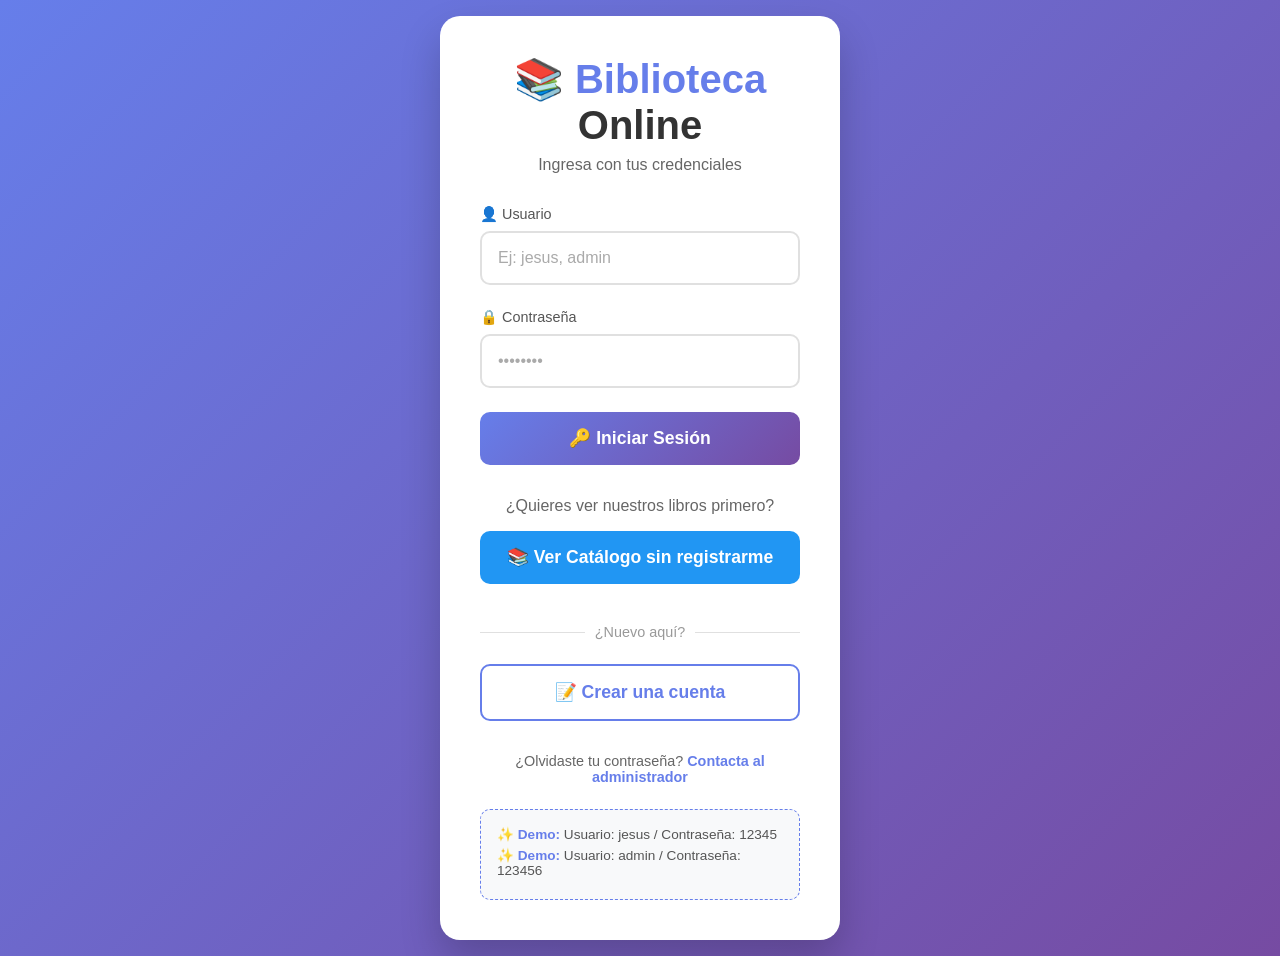
<file: src/main/resources/static/index.html>
<!DOCTYPE html>
<html lang="es">
<head>
    <meta charset="UTF-8">
    <meta name="viewport" content="width=device-width, initial-scale=1.0">
    <title>Login - Biblioteca Online</title>
    <link rel="stylesheet" href="css/styles.css">
    <style>
        * {
            margin: 0;
            padding: 0;
            box-sizing: border-box;
        }

        body {
            font-family: 'Segoe UI', Tahoma, Geneva, Verdana, sans-serif;
            background: linear-gradient(135deg, #667eea 0%, #764ba2 100%);
            min-height: 100vh;
            display: flex;
            justify-content: center;
            align-items: center;
        }

        .login-container {
            background: white;
            padding: 2.5rem;
            border-radius: 20px;
            box-shadow: 0 20px 40px rgba(0,0,0,0.2);
            width: 100%;
            max-width: 400px;
            margin: 1rem;
            animation: slideUp 0.5s ease;
        }

        @keyframes slideUp {
            from {
                opacity: 0;
                transform: translateY(30px);
            }
            to {
                opacity: 1;
                transform: translateY(0);
            }
        }

        .login-header {
            text-align: center;
            margin-bottom: 2rem;
        }

        .login-header h1 {
            color: #333;
            font-size: 2.5rem;
            margin-bottom: 0.5rem;
        }

        .login-header h1 span {
            color: #667eea;
        }

        .login-header p {
            color: #666;
            font-size: 1rem;
        }

        .input-group {
            margin-bottom: 1.5rem;
        }

        .input-group label {
            display: block;
            margin-bottom: 0.5rem;
            color: #555;
            font-weight: 500;
            font-size: 0.9rem;
        }

        .input-group input {
            width: 100%;
            padding: 1rem;
            border: 2px solid #e0e0e0;
            border-radius: 10px;
            font-size: 1rem;
            transition: all 0.3s ease;
            outline: none;
        }

        .input-group input:focus {
            border-color: #667eea;
            box-shadow: 0 0 0 3px rgba(102, 126, 234, 0.1);
        }

        .input-group input::placeholder {
            color: #aaa;
        }

        .btn-login {
            width: 100%;
            padding: 1rem;
            background: linear-gradient(135deg, #667eea 0%, #764ba2 100%);
            color: white;
            border: none;
            border-radius: 10px;
            font-size: 1.1rem;
            font-weight: 600;
            cursor: pointer;
            transition: all 0.3s ease;
            margin-bottom: 1rem;
        }

        .btn-login:hover {
            transform: translateY(-2px);
            box-shadow: 0 10px 20px rgba(102, 126, 234, 0.3);
        }

        .btn-login:active {
            transform: translateY(0);
        }

        .btn-register {
            width: 100%;
            padding: 1rem;
            background: transparent;
            color: #667eea;
            border: 2px solid #667eea;
            border-radius: 10px;
            font-size: 1.1rem;
            font-weight: 600;
            cursor: pointer;
            transition: all 0.3s ease;
            margin-bottom: 1rem;
            text-decoration: none;
            display: inline-block;
            text-align: center;
        }

        .btn-register:hover {
            background: #667eea;
            color: white;
            transform: translateY(-2px);
            box-shadow: 0 10px 20px rgba(102, 126, 234, 0.3);
        }

        .btn-register:active {
            transform: translateY(0);
        }

        /* Botón de catálogo público */
        .btn-catalogo {
            width: 100%;
            padding: 1rem;
            background: #2196F3;
            color: white;
            border: none;
            border-radius: 10px;
            font-size: 1.1rem;
            font-weight: 600;
            cursor: pointer;
            transition: all 0.3s ease;
            margin-bottom: 1rem;
            text-decoration: none;
            display: inline-block;
            text-align: center;
        }

        .btn-catalogo:hover {
            background: #1976D2;
            transform: translateY(-2px);
            box-shadow: 0 10px 20px rgba(33, 150, 243, 0.3);
        }

        .btn-catalogo:active {
            transform: translateY(0);
        }

        /* Divisor */
        .divider {
            display: flex;
            align-items: center;
            text-align: center;
            margin: 1.5rem 0;
            color: #999;
        }

        .divider::before,
        .divider::after {
            content: '';
            flex: 1;
            border-bottom: 1px solid #e0e0e0;
        }

        .divider span {
            padding: 0 10px;
            font-size: 0.9rem;
        }

        .login-footer {
            text-align: center;
            color: #666;
            font-size: 0.9rem;
            margin-top: 1rem;
        }

        .login-footer a {
            color: #667eea;
            text-decoration: none;
            font-weight: 600;
        }

        .login-footer a:hover {
            text-decoration: underline;
        }

        /* Mensajes de alerta */
        .alert {
            padding: 1rem;
            border-radius: 8px;
            margin-bottom: 1rem;
            text-align: center;
            font-size: 0.9rem;
            display: none;
        }

        .alert.show {
            display: block;
            animation: shake 0.3s ease;
        }

        .alert-success {
            background-color: #d4edda;
            color: #155724;
            border-left: 4px solid #4CAF50;
        }

        .alert-error {
            background-color: #f8d7da;
            color: #721c24;
            border-left: 4px solid #ff4444;
        }

        @keyframes shake {
            0%, 100% { transform: translateX(0); }
            25% { transform: translateX(-5px); }
            75% { transform: translateX(5px); }
        }

        /* Demo credentials */
        .demo-credentials {
            background-color: #f8f9fa;
            padding: 1rem;
            border-radius: 10px;
            margin-top: 1.5rem;
            font-size: 0.85rem;
            border: 1px dashed #667eea;
        }

        .demo-credentials p {
            color: #555;
            margin-bottom: 0.3rem;
        }

        .demo-credentials span {
            color: #667eea;
            font-weight: 600;
        }

        /* Mensaje informativo */
        .info-message {
            text-align: center;
            margin: 1rem 0;
            color: #666;
        }
    </style>
</head>
<body>
    <div class="login-container">
        <div class="login-header">
            <h1>📚 <span>Biblioteca</span> Online</h1>
            <p>Ingresa con tus credenciales</p>
        </div>

        <!-- Mensaje de alerta (para éxito/error) -->
        <div class="alert" id="alertMessage"></div>

        <form onsubmit="event.preventDefault(); login();">
            <div class="input-group">
                <label for="usuario">👤 Usuario</label>
                <input type="text" id="usuario" placeholder="Ej: jesus, admin" required>
            </div>

            <div class="input-group">
                <label for="password">🔒 Contraseña</label>
                <input type="password" id="password" placeholder="••••••••" required>
            </div>

            <button type="submit" class="btn-login">
                <span>🔑</span> Iniciar Sesión
            </button>
        </form>

        <!-- Botón de catálogo público -->
        <div class="info-message">
            <p>¿Quieres ver nuestros libros primero?</p>
        </div>
        <a href="/catalogo" class="btn-catalogo">
            📚 Ver Catálogo sin registrarme
        </a>

        <!-- Divisor y botón de registro -->
        <div class="divider">
            <span>¿Nuevo aquí?</span>
        </div>

        <a href="registro.html" class="btn-register">
            <span>📝</span> Crear una cuenta
        </a>

        <div class="login-footer">
            <p>¿Olvidaste tu contraseña? <a href="#">Contacta al administrador</a></p>
        </div>

        <div class="demo-credentials">
            <p><span>✨ Demo:</span> Usuario: jesus / Contraseña: 12345</p>
            <p><span>✨ Demo:</span> Usuario: admin / Contraseña: 123456</p>
        </div>
    </div>

    <script src="js/app.js"></script>
    <script>
        function mostrarMensaje(mensaje, tipo) {
            const alert = document.getElementById('alertMessage');
            alert.textContent = mensaje;
            alert.className = 'alert show alert-' + tipo;
            
            setTimeout(() => {
                alert.classList.remove('show');
            }, 5000);
        }

        function login() {
            let usuario = document.getElementById("usuario").value;
            let password = document.getElementById("password").value;

            if (!usuario || !password) {
                mostrarMensaje('❌ Por favor completa todos los campos', 'error');
                return;
            }

            fetch("http://localhost:8080/usuarios/login", {
                method: "POST",
                headers: {"Content-Type": "application/json"},
                body: JSON.stringify({nombre: usuario, password: password})
            })
            .then(async response => {
                if (response.ok) {
                    return response.json();
                } else {
                    const error = await response.text();
                    throw new Error(error);
                }
            })
            .then(data => {
                if (data && data.id) {
                    mostrarMensaje('✅ Login exitoso! Redirigiendo...', 'success');
                    
                    // Guardar datos en localStorage
                    localStorage.setItem('usuarioId', data.id);
                    localStorage.setItem('usuarioNombre', data.nombre);
                    localStorage.setItem('usuarioRol', data.rol || 'USER');
                    
                    console.log("Rol del usuario:", data.rol);
                    
                    // Redirección según rol
                    setTimeout(() => {
                        if (data.rol === 'ADMIN') {
                            window.location.href = "/admin/dashboard.html";
                        } else {
                            window.location.href = "buscar.html";
                        }
                    }, 1500);
                } else {
                    mostrarMensaje('❌ Usuario o contraseña incorrectos', 'error');
                }
            })
            .catch(err => {
                console.error("Error:", err);
                mostrarMensaje('❌ Error al conectar con el servidor', 'error');
            });
        }

        // Mostrar mensaje si viene de registro exitoso
        document.addEventListener('DOMContentLoaded', function() {
            const urlParams = new URLSearchParams(window.location.search);
            if (urlParams.get('registro') === 'exitoso') {
                const usuario = urlParams.get('usuario');
                mostrarMensaje(`✅ ¡Registro exitoso! Bienvenido ${usuario}. Por favor inicia sesión.`, 'success');
                document.getElementById('usuario').value = usuario;
            }
        });
    </script>
</body>
</html>
</file>
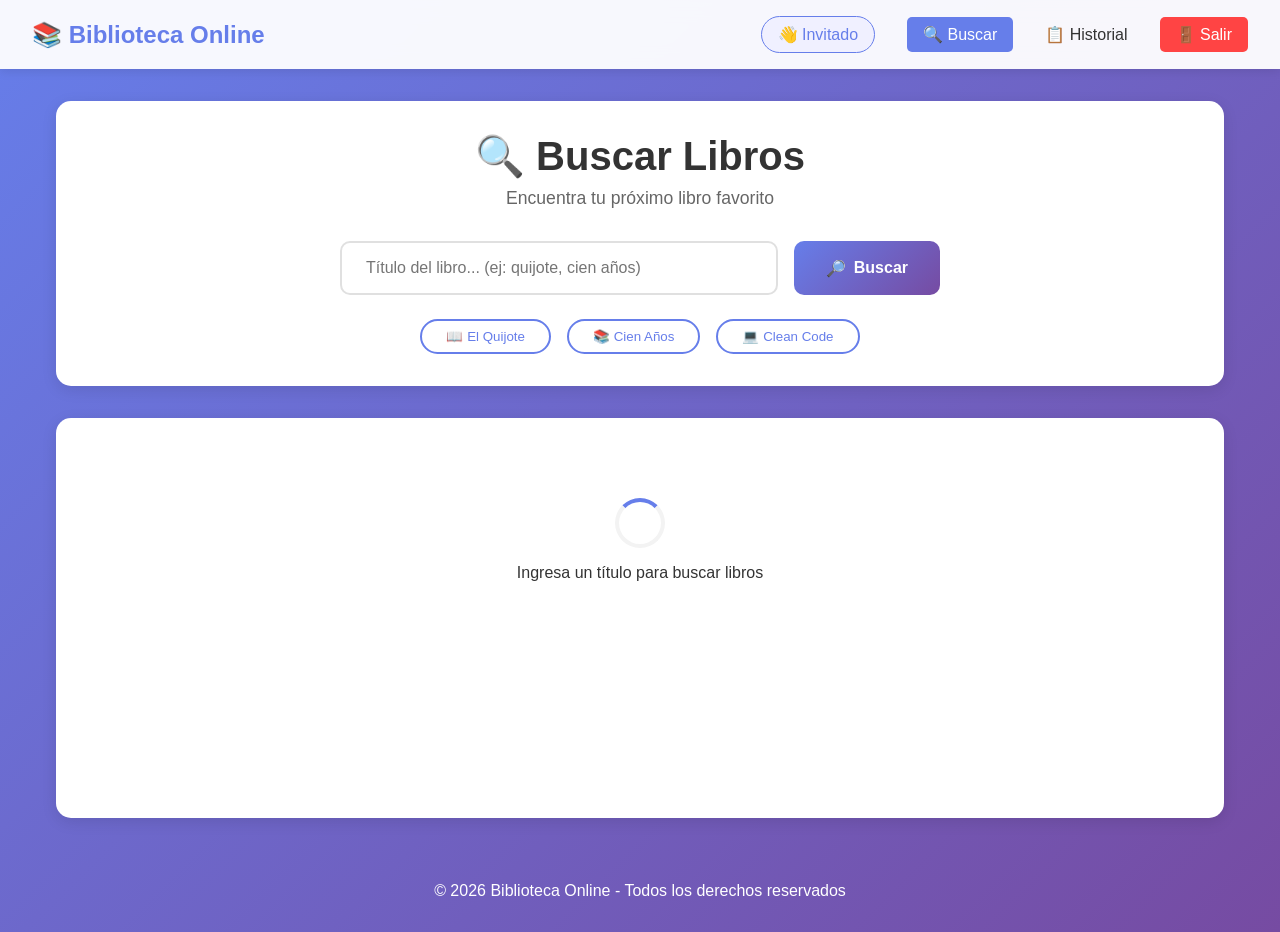
<file: src/main/resources/static/buscar.html>
<!DOCTYPE html>
<html lang="es">
<head>
    <meta charset="UTF-8">
    <meta name="viewport" content="width=device-width, initial-scale=1.0">
    <title>Buscar Libros - Biblioteca Online</title>
    <link rel="stylesheet" href="css/styles.css">
    <style>
        * {
            margin: 0;
            padding: 0;
            box-sizing: border-box;
        }

        body {
            font-family: 'Segoe UI', Tahoma, Geneva, Verdana, sans-serif;
            background: linear-gradient(135deg, #667eea 0%, #764ba2 100%);
            min-height: 100vh;
        }

        /* Barra de navegación */
        .navbar {
            background-color: rgba(255, 255, 255, 0.95);
            padding: 1rem 2rem;
            box-shadow: 0 2px 10px rgba(0,0,0,0.1);
            position: sticky;
            top: 0;
            z-index: 1000;
            display: flex;
            justify-content: space-between;
            align-items: center;
            flex-wrap: wrap;
        }

        .nav-brand {
            font-size: 1.5rem;
            font-weight: bold;
            color: #667eea;
        }

        .nav-menu {
            display: flex;
            gap: 1rem;
            align-items: center;
            flex-wrap: wrap;
        }

        .nav-menu a {
            text-decoration: none;
            color: #333;
            padding: 0.5rem 1rem;
            border-radius: 5px;
            transition: all 0.3s ease;
            font-weight: 500;
        }

        .nav-menu a:hover {
            background-color: #667eea;
            color: white;
        }

        .nav-menu a.active {
            background-color: #667eea;
            color: white;
        }

        .user-info {
            color: #667eea;
            font-weight: 500;
            margin-right: 1rem;
            padding: 0.5rem 1rem;
            background-color: #f0f0ff;
            border-radius: 20px;
        }

        .logout-btn {
            background-color: #ff4444;
            color: white !important;
        }

        .logout-btn:hover {
            background-color: #cc0000 !important;
        }

        /* Contenedor principal */
        .container {
            max-width: 1200px;
            margin: 2rem auto;
            padding: 0 1rem;
        }

        /* Cabecera de búsqueda */
        .search-header {
            background: white;
            padding: 2rem;
            border-radius: 15px;
            box-shadow: 0 4px 15px rgba(0,0,0,0.1);
            margin-bottom: 2rem;
            text-align: center;
        }

        .search-header h1 {
            color: #333;
            margin-bottom: 0.5rem;
            font-size: 2.5rem;
        }

        .search-header p {
            color: #666;
            font-size: 1.1rem;
            margin-bottom: 2rem;
        }

        /* Buscador */
        .search-box {
            display: flex;
            gap: 1rem;
            max-width: 600px;
            margin: 0 auto;
        }

        .search-box input {
            flex: 1;
            padding: 1rem 1.5rem;
            border: 2px solid #e0e0e0;
            border-radius: 10px;
            font-size: 1rem;
            transition: all 0.3s ease;
            outline: none;
        }

        .search-box input:focus {
            border-color: #667eea;
            box-shadow: 0 0 0 3px rgba(102, 126, 234, 0.1);
        }

        .search-box button {
            padding: 1rem 2rem;
            background: linear-gradient(135deg, #667eea 0%, #764ba2 100%);
            color: white;
            border: none;
            border-radius: 10px;
            font-size: 1rem;
            font-weight: 600;
            cursor: pointer;
            transition: all 0.3s ease;
            display: flex;
            align-items: center;
            gap: 0.5rem;
        }

        .search-box button:hover {
            transform: translateY(-2px);
            box-shadow: 0 10px 20px rgba(102, 126, 234, 0.3);
        }

        /* Filtros rápidos */
        .quick-filters {
            display: flex;
            gap: 1rem;
            justify-content: center;
            margin-top: 1.5rem;
            flex-wrap: wrap;
        }

        .filter-btn {
            padding: 0.5rem 1.5rem;
            background: white;
            border: 2px solid #667eea;
            color: #667eea;
            border-radius: 25px;
            cursor: pointer;
            font-weight: 500;
            transition: all 0.3s ease;
        }

        .filter-btn:hover {
            background: #667eea;
            color: white;
        }

        /* Resultados */
        .resultados {
            background: white;
            padding: 2rem;
            border-radius: 15px;
            box-shadow: 0 4px 15px rgba(0,0,0,0.1);
            min-height: 400px;
        }

        .resultados h3 {
            color: #333;
            margin-bottom: 1.5rem;
            font-size: 1.5rem;
            border-bottom: 2px solid #f0f0f0;
            padding-bottom: 0.5rem;
        }

        /* Tarjeta de libro */
        .libro-card {
            border: none;
            margin-bottom: 1.5rem;
            padding: 1.5rem;
            border-radius: 10px;
            background: linear-gradient(135deg, #f5f7fa 0%, #e9ecef 100%);
            transition: all 0.3s ease;
            display: flex;
            justify-content: space-between;
            align-items: center;
            flex-wrap: wrap;
            gap: 1rem;
        }

        .libro-card:hover {
            transform: translateY(-3px);
            box-shadow: 0 5px 20px rgba(0,0,0,0.15);
        }

        .libro-info {
            flex: 1;
        }

        .libro-info h4 {
            color: #2c3e50;
            margin-bottom: 0.5rem;
            font-size: 1.3rem;
        }

        .libro-info p {
            color: #666;
            margin-bottom: 0.3rem;
            display: flex;
            align-items: center;
            gap: 0.5rem;
        }

        .disponible {
            color: #4CAF50;
            font-weight: 600;
        }

        .no-disponible {
            color: #ff4444;
            font-weight: 600;
        }

        .btn-reservar {
            background-color: #4CAF50;
            color: white;
            padding: 0.8rem 1.5rem;
            border: none;
            border-radius: 5px;
            cursor: pointer;
            font-size: 1rem;
            font-weight: 500;
            transition: all 0.3s ease;
            display: inline-flex;
            align-items: center;
            gap: 0.5rem;
            min-width: 120px;
            justify-content: center;
        }

        .btn-reservar:hover:not(:disabled) {
            background-color: #45a049;
            transform: scale(1.05);
        }

        .btn-reservar:disabled {
            background-color: #cccccc;
            cursor: not-allowed;
            opacity: 0.7;
        }

        /* Loading spinner */
        .loading {
            text-align: center;
            padding: 3rem;
        }

        .spinner {
            border: 4px solid #f3f3f3;
            border-top: 4px solid #667eea;
            border-radius: 50%;
            width: 50px;
            height: 50px;
            animation: spin 1s linear infinite;
            margin: 0 auto 1rem;
        }

        @keyframes spin {
            0% { transform: rotate(0deg); }
            100% { transform: rotate(360deg); }
        }

        /* Responsive */
        @media (max-width: 768px) {
            .navbar {
                flex-direction: column;
                gap: 1rem;
            }
            
            .nav-menu {
                justify-content: center;
            }
            
            .search-box {
                flex-direction: column;
            }
            
            .libro-card {
                flex-direction: column;
                text-align: center;
            }
            
            .btn-reservar {
                width: 100%;
            }
        }
    </style>
</head>
<body>
    <!-- Barra de navegación -->
    <div class="navbar">
        <div class="nav-brand">
            📚 Biblioteca Online
        </div>
        <div class="nav-menu">
            <span class="user-info" id="userName">Cargando...</span>
            <a href="buscar.html" class="active">🔍 Buscar</a>
            <a href="historial.html">📋 Historial</a>
            <a href="javascript:logout()" class="logout-btn">🚪 Salir</a>
        </div>
    </div>

    <!-- Contenedor principal -->
    <div class="container">
        <!-- Cabecera de búsqueda -->
        <div class="search-header">
            <h1>🔍 Buscar Libros</h1>
            <p>Encuentra tu próximo libro favorito</p>
            
            <div class="search-box">
                <input type="text" id="buscar" placeholder="Título del libro... (ej: quijote, cien años)" onkeypress="if(event.key==='Enter') buscarLibro()">
                <button onclick="buscarLibro()">
                    <span>🔎</span> Buscar
                </button>
            </div>

            <div class="quick-filters">
                <button class="filter-btn" onclick="buscarLibro('quijote')">📖 El Quijote</button>
                <button class="filter-btn" onclick="buscarLibro('cien años')">📚 Cien Años</button>
                <button class="filter-btn" onclick="buscarLibro('clean code')">💻 Clean Code</button>
            </div>
        </div>

        <!-- Resultados -->
        <div class="resultados" id="resultados">
            <div class="loading">
                <div class="spinner"></div>
                <p>Ingresa un título para buscar libros</p>
            </div>
        </div>
    </div>

    <!-- Footer -->
    <div style="text-align: center; padding: 2rem; color: white;">
        <p>© 2026 Biblioteca Online - Todos los derechos reservados</p>
    </div>
<script src="js/app.js"></script>
<script>
    // Mostrar nombre de usuario al cargar la página
    document.addEventListener('DOMContentLoaded', function() {
        console.log("✅ Página buscar.html cargada");
        
        let usuarioNombre = localStorage.getItem('usuarioNombre');
        if (usuarioNombre) {
            document.getElementById('userName').innerText = `👋 ${usuarioNombre}`;
        }
        
        // Verificar que la función buscarLibro existe
        if (typeof window.buscarLibro === 'function') {
            console.log("✅ Función buscarLibro encontrada en app.js");
        } else {
            console.error("❌ Función buscarLibro NO encontrada");
        }
        
        // Verificar si hay término de búsqueda en URL
        const urlParams = new URLSearchParams(window.location.search);
        const searchTerm = urlParams.get('q');
        if (searchTerm) {
            document.getElementById('buscar').value = searchTerm;
            // Pequeño retraso para asegurar que todo cargó
            setTimeout(() => {
                if (typeof window.buscarLibro === 'function') {
                    window.buscarLibro();
                }
            }, 200);
        }
    });

    // Función para filtros rápidos
    window.aplicarFiltro = function(termino) {
        console.log("Aplicando filtro:", termino);
        document.getElementById('buscar').value = termino;
        if (typeof window.buscarLibro === 'function') {
            window.buscarLibro();
        } else {
            console.error("Error: buscarLibro no está definida");
            alert("Error: Función de búsqueda no disponible");
        }
    };
</script>
</body>
</html>
</file>
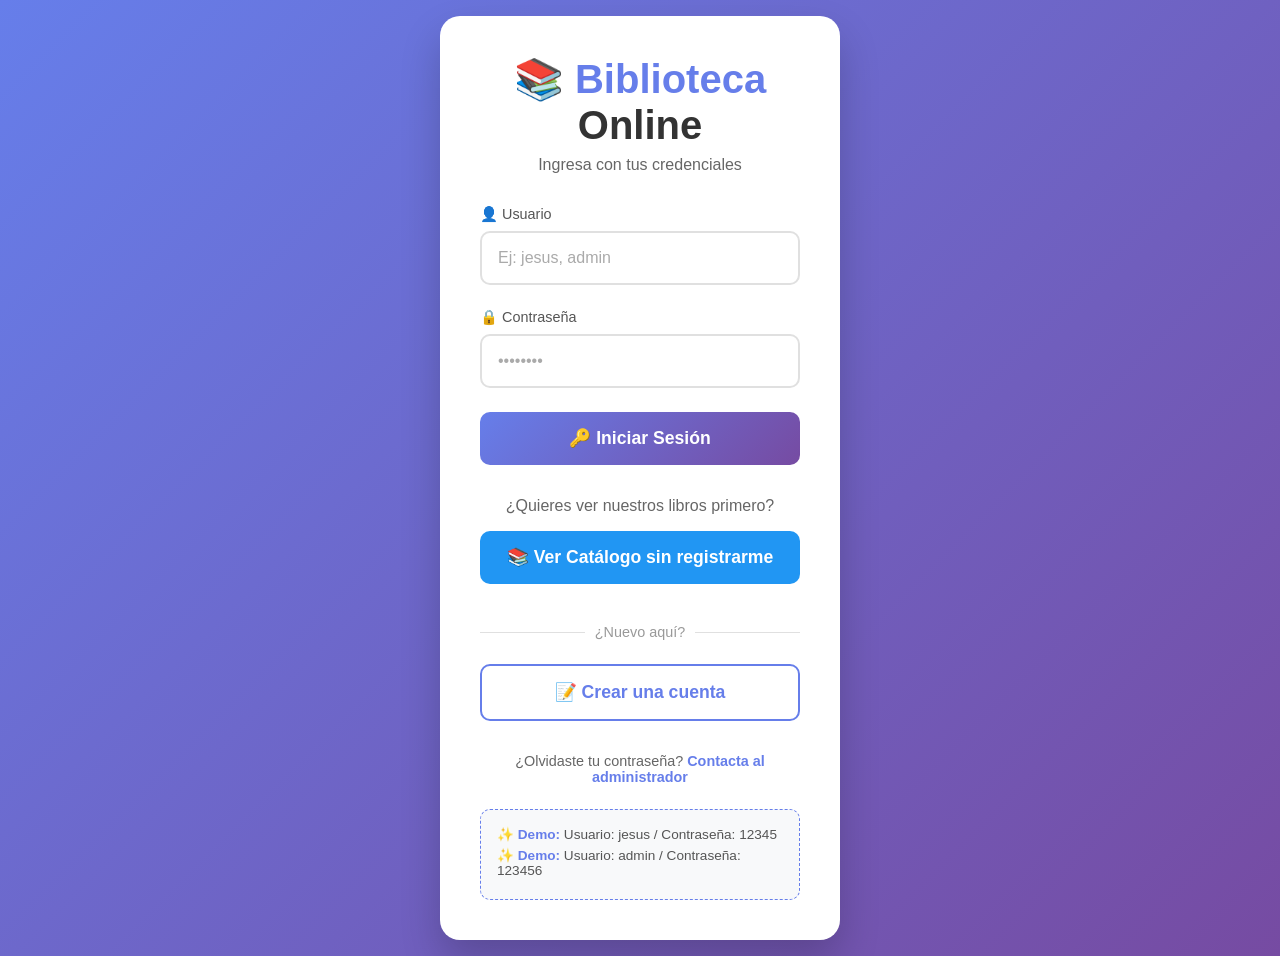
<file: src/main/resources/static/historial.html>
<!DOCTYPE html>
<html lang="es">
<head>
    <meta charset="UTF-8">
    <meta name="viewport" content="width=device-width, initial-scale=1.0">
    <title>Historial - Biblioteca Online</title>
    <link rel="stylesheet" href="css/styles.css">
    <style>
        * {
            margin: 0;
            padding: 0;
            box-sizing: border-box;
        }
        body {
            font-family: 'Segoe UI', Tahoma, Geneva, Verdana, sans-serif;
            background: linear-gradient(135deg, #667eea 0%, #764ba2 100%);
            min-height: 100vh;
        }
        .navbar {
            background-color: rgba(255, 255, 255, 0.95);
            padding: 1rem 2rem;
            box-shadow: 0 2px 10px rgba(0,0,0,0.1);
            position: sticky;
            top: 0;
            z-index: 1000;
            display: flex;
            justify-content: space-between;
            align-items: center;
            flex-wrap: wrap;
        }
        .nav-brand {
            font-size: 1.5rem;
            font-weight: bold;
            color: #667eea;
        }
        .nav-menu {
            display: flex;
            gap: 1rem;
            align-items: center;
            flex-wrap: wrap;
        }
        .nav-menu a {
            text-decoration: none;
            color: #333;
            padding: 0.5rem 1rem;
            border-radius: 5px;
            transition: all 0.3s ease;
            font-weight: 500;
        }
        .nav-menu a:hover {
            background-color: #667eea;
            color: white;
        }
        .nav-menu a.active {
            background-color: #667eea;
            color: white;
        }
        .user-info {
            color: #667eea;
            font-weight: 500;
            margin-right: 1rem;
            padding: 0.5rem 1rem;
            background-color: #f0f0ff;
            border-radius: 20px;
        }
        .logout-btn {
            background-color: #ff4444;
            color: white !important;
        }
        .logout-btn:hover {
            background-color: #cc0000 !important;
        }
        .container {
            max-width: 1000px;
            margin: 2rem auto;
            padding: 0 1rem;
        }
        .header {
            background: white;
            padding: 2rem;
            border-radius: 15px;
            box-shadow: 0 4px 15px rgba(0,0,0,0.1);
            margin-bottom: 2rem;
            text-align: center;
        }
        .header h1 {
            color: #333;
            margin-bottom: 0.5rem;
            font-size: 2.5rem;
        }
        .header p {
            color: #666;
            font-size: 1.1rem;
        }
        .tabs {
            display: flex;
            gap: 1rem;
            margin-bottom: 2rem;
            background: white;
            padding: 1rem;
            border-radius: 10px;
            justify-content: center;
        }
        .tab-btn {
            padding: 0.8rem 2rem;
            border: none;
            border-radius: 5px;
            cursor: pointer;
            font-weight: bold;
            transition: all 0.3s;
            font-size: 1rem;
        }
        .tab-btn.active {
            background: #667eea;
            color: white;
        }
        .tab-btn:not(.active) {
            background: #f0f0f0;
            color: #333;
        }
        .tab-btn:hover:not(.active) {
            background: #e0e0e0;
        }
        .tab-content {
            display: none;
        }
        .tab-content.active {
            display: block;
        }
        .reserva-card, .solicitud-card {
            background: white;
            margin-bottom: 1.5rem;
            padding: 1.5rem;
            border-radius: 10px;
            box-shadow: 0 2px 10px rgba(0,0,0,0.1);
            transition: transform 0.3s;
            position: relative;
            overflow: hidden;
        }
        .reserva-card:hover, .solicitud-card:hover {
            transform: translateY(-3px);
            box-shadow: 0 5px 20px rgba(0,0,0,0.15);
        }
        .reserva-card::before {
            content: '';
            position: absolute;
            top: 0;
            left: 0;
            width: 5px;
            height: 100%;
            background: #4CAF50;
        }
        .solicitud-card.pendiente::before {
            background: #ff9800;
        }
        .solicitud-card.aprobado::before {
            background: #4CAF50;
        }
        .solicitud-card.rechazado::before {
            background: #f44336;
        }
        .solicitud-card.devuelto::before {
            background: #2196F3;
        }
        .card-header {
            display: flex;
            justify-content: space-between;
            align-items: center;
            margin-bottom: 1rem;
            flex-wrap: wrap;
            gap: 1rem;
        }
        .card-header h3 {
            color: #2c3e50;
            font-size: 1.3rem;
        }
        .badge {
            padding: 0.3rem 1rem;
            border-radius: 20px;
            font-size: 0.8rem;
            font-weight: bold;
            color: white;
        }
        .badge-reserva {
            background: #4CAF50;
        }
        .badge-pendiente {
            background: #ff9800;
        }
        .badge-aprobado {
            background: #4CAF50;
        }
        .badge-rechazado {
            background: #f44336;
        }
        .badge-devuelto {
            background: #2196F3;
        }
        .btn-cancelar, .btn-devolver {
            padding: 0.8rem 1.5rem;
            border: none;
            border-radius: 5px;
            cursor: pointer;
            font-size: 1rem;
            font-weight: 500;
            transition: all 0.3s ease;
            display: inline-flex;
            align-items: center;
            gap: 0.5rem;
            margin-top: 1rem;
        }
        .btn-cancelar {
            background-color: #ff4444;
            color: white;
        }
        .btn-cancelar:hover {
            background-color: #cc0000;
            transform: scale(1.05);
        }
        .btn-devolver {
            background-color: #2196F3;
            color: white;
        }
        .btn-devolver:hover {
            background-color: #1976D2;
            transform: scale(1.05);
        }
        .no-results {
            text-align: center;
            padding: 3rem;
            color: #999;
            background: white;
            border-radius: 10px;
        }
        .loading {
            text-align: center;
            padding: 2rem;
        }
        .spinner {
            border: 4px solid #f3f3f3;
            border-top: 4px solid #667eea;
            border-radius: 50%;
            width: 50px;
            height: 50px;
            animation: spin 1s linear infinite;
            margin: 0 auto 1rem;
        }
        @keyframes spin {
            0% { transform: rotate(0deg); }
            100% { transform: rotate(360deg); }
        }
    </style>
</head>
<body>
    <div class="navbar">
        <div class="nav-brand">📚 Biblioteca Online</div>
        <div class="nav-menu">
            <span class="user-info" id="userName">Cargando...</span>
            <a href="buscar.html">🔍 Buscar</a>
            <a href="historial.html" class="active">📋 Historial</a>
            <a href="javascript:logout()" class="logout-btn">🚪 Salir</a>
        </div>
    </div>

    <div class="container">
        <div class="header">
            <h1>📋 Mi Historial</h1>
            <p>Reservas directas y solicitudes de préstamo</p>
        </div>

        <div class="tabs">
            <button class="tab-btn active" onclick="cambiarTab('reservas')">📌 Reservas</button>
            <button class="tab-btn" onclick="cambiarTab('solicitudes')">📦 Solicitudes</button>
        </div>

        <div id="tab-reservas" class="tab-content active">
            <div class="resultados" id="reservas-container">
                <div class="loading"><div class="spinner"></div><p>Cargando reservas...</p></div>
            </div>
        </div>

        <div id="tab-solicitudes" class="tab-content">
            <div class="resultados" id="solicitudes-container">
                <div class="loading"><div class="spinner"></div><p>Cargando solicitudes...</p></div>
            </div>
        </div>
    </div>

    <script>
        // ==================== CONFIGURACIÓN ====================
        const API = "http://localhost:8080";
        const usuarioId = localStorage.getItem('usuarioId');
        const usuarioNombre = localStorage.getItem('usuarioNombre');

        if (!usuarioId) {
            window.location.href = "index.html";
        }
        document.getElementById('userName').innerText = `👋 ${usuarioNombre || 'Usuario'}`;

        // ==================== CAMBIAR PESTAÑAS ====================
        window.cambiarTab = function(tab) {
            document.querySelectorAll('.tab-btn').forEach(btn => btn.classList.remove('active'));
            document.querySelectorAll('.tab-content').forEach(content => content.classList.remove('active'));
            
            if (tab === 'reservas') {
                document.querySelector('.tab-btn').classList.add('active');
                document.getElementById('tab-reservas').classList.add('active');
                cargarReservas();
            } else {
                document.querySelectorAll('.tab-btn')[1].classList.add('active');
                document.getElementById('tab-solicitudes').classList.add('active');
                cargarSolicitudes();
            }
        };

        // ==================== CARGAR RESERVAS ====================
        async function cargarReservas() {
            try {
                const response = await fetch(API + "/reservas/usuario/" + usuarioId);
                const reservas = await response.json();
                let html = "";

                if (reservas.length === 0) {
                    html = "<div class='no-results'>📭 No tienes reservas activas</div>";
                } else {
                    for (const reserva of reservas) {
                        const libroRes = await fetch(API + "/libros/" + reserva.libroId);
                        const libro = await libroRes.json();
                        html += `
                            <div class="reserva-card">
                                <div class="card-header">
                                    <h3>📖 ${libro.titulo}</h3>
                                    <span class="badge badge-reserva">RESERVA</span>
                                </div>
                                <p><strong>Autor:</strong> ${libro.autor}</p>
                                <p><strong>Fecha:</strong> ${formatearFecha(reserva.fechaReserva)}</p>
                                <button class="btn-cancelar" onclick="cancelarReserva(${reserva.id})">🗑️ Cancelar</button>
                            </div>
                        `;
                    }
                }
                document.getElementById('reservas-container').innerHTML = html;
            } catch (error) {
                document.getElementById('reservas-container').innerHTML = "<div class='no-results'>Error al cargar reservas</div>";
            }
        }

        // ==================== CARGAR SOLICITUDES ====================
        async function cargarSolicitudes() {
            try {
                const response = await fetch(API + "/solicitudes/usuario/" + usuarioId);
                const solicitudes = await response.json();
                let html = "";

                if (solicitudes.length === 0) {
                    html = "<div class='no-results'>📭 No tienes solicitudes</div>";
                } else {
                    for (const sol of solicitudes) {
                        const libroRes = await fetch(API + "/libros/" + sol.libroId);
                        const libro = await libroRes.json();
                        
                        const badgeClass = `badge-${sol.estado.toLowerCase()}`;
                        let fechaExtra = '';
                        if (sol.estado === 'APROBADO' && sol.fechaAprobacion) {
                            fechaExtra = `<p><strong>Aprobado:</strong> ${formatearFecha(sol.fechaAprobacion)}</p>`;
                        } else if (sol.estado === 'RECHAZADO' && sol.fechaAprobacion) {
                            fechaExtra = `<p><strong>Rechazado:</strong> ${formatearFecha(sol.fechaAprobacion)}</p>`;
                        } else if (sol.estado === 'DEVUELTO' && sol.fechaDevolucion) {
                            fechaExtra = `<p><strong>Devuelto:</strong> ${formatearFecha(sol.fechaDevolucion)}</p>`;
                        }

                        let acciones = '';
                        if (sol.estado === 'APROBADO') {
                            acciones = `<button class="btn-devolver" onclick="devolverLibro(${sol.id})">🔄 Devolver</button>`;
                        }

                        html += `
                            <div class="solicitud-card ${sol.estado.toLowerCase()}">
                                <div class="card-header">
                                    <h3>📖 ${libro.titulo}</h3>
                                    <span class="badge ${badgeClass}">${sol.estado}</span>
                                </div>
                                <p><strong>Autor:</strong> ${libro.autor}</p>
                                <p><strong>Solicitado:</strong> ${formatearFecha(sol.fechaSolicitud)}</p>
                                ${fechaExtra}
                                ${acciones}
                            </div>
                        `;
                    }
                }
                document.getElementById('solicitudes-container').innerHTML = html;
            } catch (error) {
                document.getElementById('solicitudes-container').innerHTML = "<div class='no-results'>Error al cargar solicitudes</div>";
            }
        }

        // ==================== CANCELAR RESERVA ====================
        window.cancelarReserva = async function(reservaId) {
            if (!confirm("¿Cancelar reserva?")) return;
            try {
                const response = await fetch(API + "/reservas/" + reservaId, { method: 'DELETE' });
                if (response.ok) {
                    alert("✅ Reserva cancelada");
                    cargarReservas();
                } else {
                    alert("❌ Error al cancelar");
                }
            } catch (error) {
                alert("❌ Error de conexión");
            }
        };

        // ==================== DEVOLVER LIBRO ====================
        window.devolverLibro = async function(solicitudId) {
            if (!confirm("¿Confirmas devolución?")) return;
            try {
                const response = await fetch(API + "/admin/solicitudes/" + solicitudId + "/devolver", { method: 'POST' });
                if (response.ok) {
                    alert("✅ Devolución registrada");
                    cargarSolicitudes();
                } else {
                    alert("❌ Error al devolver");
                }
            } catch (error) {
                alert("❌ Error de conexión");
            }
        };

        // ==================== FORMATEAR FECHA ====================
        function formatearFecha(fecha) {
            if (!fecha) return "Fecha no disponible";
            try {
                return new Date(fecha).toLocaleDateString('es-ES', { year: 'numeric', month: 'long', day: 'numeric' });
            } catch {
                return fecha;
            }
        }

        // ==================== LOGOUT ====================
        window.logout = function() {
            localStorage.clear();
            window.location.href = "index.html";
        };

        // ==================== INICIALIZAR ====================
        cargarReservas();
    </script>
</body>
</html>
</file>
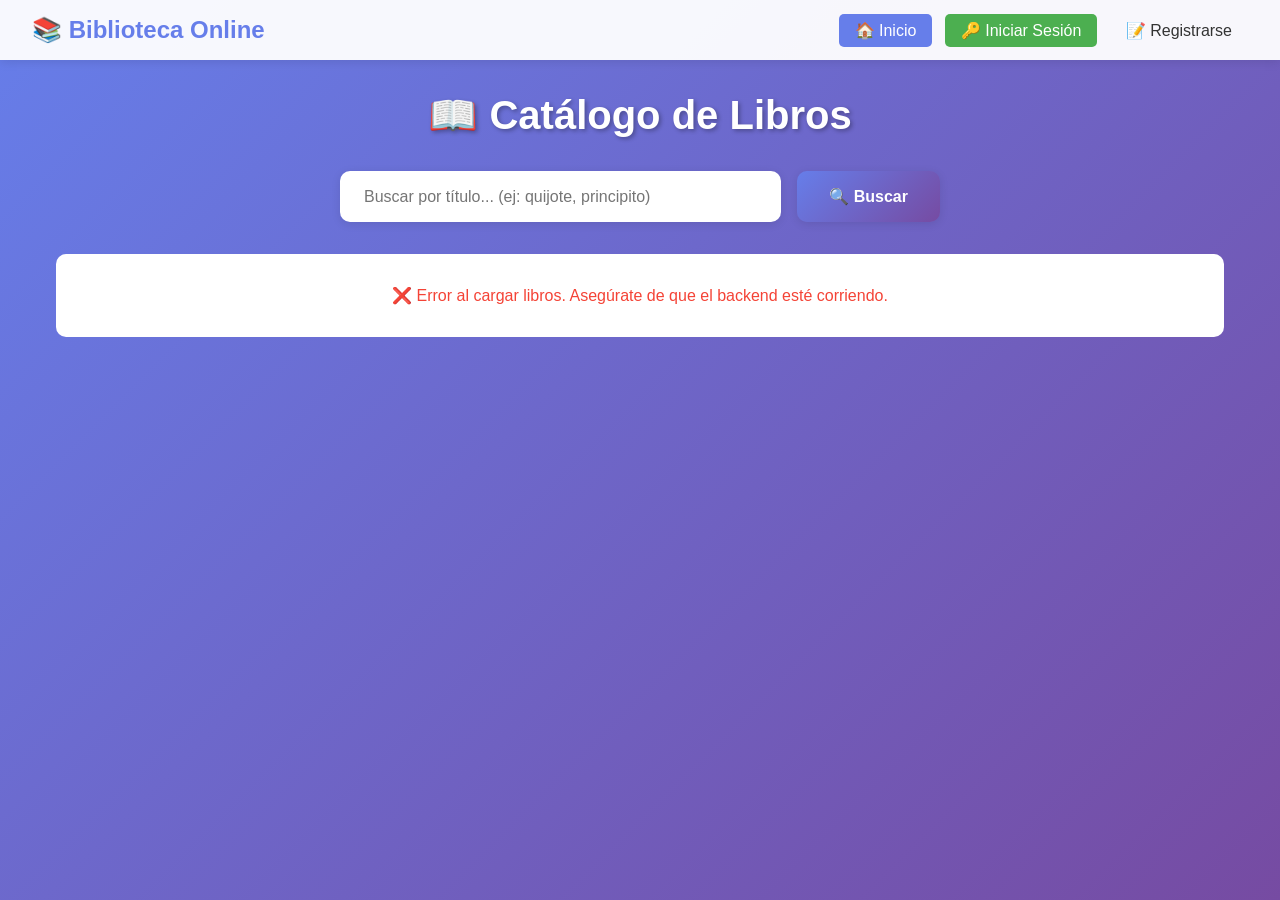
<file: src/main/resources/static/libros.html>
<!DOCTYPE html>
<html lang="es">
<head>
    <meta charset="UTF-8">
    <meta name="viewport" content="width=device-width, initial-scale=1.0">
    <title>Catálogo Público - Biblioteca Online</title>
    <style>
        * {
            margin: 0;
            padding: 0;
            box-sizing: border-box;
            font-family: 'Segoe UI', Tahoma, Geneva, Verdana, sans-serif;
        }

        body {
            background: linear-gradient(135deg, #667eea 0%, #764ba2 100%);
            min-height: 100vh;
        }

        .public-nav {
            background: rgba(255, 255, 255, 0.95);
            padding: 1rem 2rem;
            display: flex;
            justify-content: space-between;
            align-items: center;
            box-shadow: 0 2px 10px rgba(0,0,0,0.1);
        }

        .public-nav h2 {
            color: #667eea;
            font-size: 1.5rem;
        }

        .nav-links a {
            text-decoration: none;
            color: #333;
            padding: 0.5rem 1rem;
            border-radius: 5px;
            transition: all 0.3s;
            margin-left: 0.5rem;
        }

        .nav-links a:hover {
            background-color: #667eea;
            color: white;
        }

        .login-btn {
            background-color: #4CAF50;
            color: white !important;
        }

        .login-btn:hover {
            background-color: #45a049 !important;
        }

        .container {
            max-width: 1200px;
            margin: 2rem auto;
            padding: 0 1rem;
        }

        h1 {
            text-align: center;
            color: white;
            margin-bottom: 2rem;
            font-size: 2.5rem;
            text-shadow: 2px 2px 4px rgba(0,0,0,0.3);
        }

        .search-box {
            display: flex;
            gap: 1rem;
            max-width: 600px;
            margin: 0 auto 2rem auto;
        }

        .search-box input {
            flex: 1;
            padding: 1rem 1.5rem;
            border: none;
            border-radius: 10px;
            font-size: 1rem;
            box-shadow: 0 2px 10px rgba(0,0,0,0.1);
        }

        .search-box button {
            padding: 1rem 2rem;
            background: linear-gradient(135deg, #667eea 0%, #764ba2 100%);
            color: white;
            border: none;
            border-radius: 10px;
            font-size: 1rem;
            font-weight: bold;
            cursor: pointer;
            transition: all 0.3s;
            box-shadow: 0 2px 10px rgba(0,0,0,0.1);
        }

        .search-box button:hover {
            transform: translateY(-2px);
            box-shadow: 0 4px 15px rgba(0,0,0,0.2);
        }

        .resultados {
            display: grid;
            grid-template-columns: repeat(auto-fill, minmax(300px, 1fr));
            gap: 1.5rem;
            margin-top: 2rem;
        }

        .libro-card {
            background: white;
            border-radius: 15px;
            padding: 1.5rem;
            box-shadow: 0 4px 15px rgba(0,0,0,0.1);
            transition: all 0.3s;
        }

        .libro-card:hover {
            transform: translateY(-5px);
            box-shadow: 0 6px 20px rgba(0,0,0,0.15);
        }

        .libro-card h3 {
            color: #333;
            margin-bottom: 1rem;
            font-size: 1.3rem;
            border-bottom: 2px solid #f0f0f0;
            padding-bottom: 0.5rem;
        }

        .libro-card p {
            color: #666;
            margin: 0.5rem 0;
        }

        .disponible {
            color: #4CAF50;
            font-weight: bold;
        }

        .no-disponible {
            color: #f44336;
            font-weight: bold;
        }

        .login-msg {
            margin-top: 1rem;
            padding: 0.8rem;
            background-color: #f8f9fa;
            border-radius: 8px;
            text-align: center;
            font-size: 0.9rem;
            color: #666;
            border-left: 4px solid #667eea;
        }

        .loading {
            text-align: center;
            padding: 3rem;
            grid-column: 1/-1;
        }

        .spinner {
            border: 4px solid #f3f3f3;
            border-top: 4px solid #667eea;
            border-radius: 50%;
            width: 50px;
            height: 50px;
            animation: spin 1s linear infinite;
            margin: 0 auto 1rem;
        }

        @keyframes spin {
            0% { transform: rotate(0deg); }
            100% { transform: rotate(360deg); }
        }

        .error-message {
            color: #f44336;
            text-align: center;
            padding: 2rem;
            background: white;
            border-radius: 10px;
            grid-column: 1/-1;
        }
    </style>
</head>
<body>
    <div class="public-nav">
        <h2>📚 Biblioteca Online</h2>
        <div class="nav-links">
            <a href="/catalogo" style="background-color:#667eea; color:white;">🏠 Inicio</a>
            <a href="/index.html" class="login-btn">🔑 Iniciar Sesión</a>
            <a href="/registro.html">📝 Registrarse</a>
        </div>
    </div>

    <div class="container">
        <h1>📖 Catálogo de Libros</h1>
        
        <div class="search-box">
            <input type="text" id="buscarInput" placeholder="Buscar por título... (ej: quijote, principito)">
            <button onclick="buscarLibros()">🔍 Buscar</button>
        </div>

        <div id="resultados" class="resultados">
            <div class="loading">
                <div class="spinner"></div>
                <p>Cargando libros...</p>
            </div>
        </div>
    </div>

    <script>
        const API = "http://localhost:8080";

        function buscarLibros() {
            let titulo = document.getElementById("buscarInput").value.trim();
            let url = titulo ? API + "/libros/buscar/" + encodeURIComponent(titulo) : API + "/libros/todos";
            
            document.getElementById("resultados").innerHTML = `
                <div class="loading">
                    <div class="spinner"></div>
                    <p>Buscando libros...</p>
                </div>
            `;
            
            fetch(url)
            .then(response => {
                if (!response.ok) {
                    throw new Error("Error en la búsqueda");
                }
                return response.json();
            })
            .then(data => {
                let html = "";
                
                if (data.length === 0) {
                    html = "<p style='grid-column:1/-1; text-align:center; padding:2rem; background:white; border-radius:10px;'>No se encontraron libros</p>";
                } else {
                    data.forEach(libro => {
                        let disponibilidadClass = libro.cantidadDisponible > 0 ? 'disponible' : 'no-disponible';
                        let disponibilidadTexto = libro.cantidadDisponible > 0 ? '✅ Disponible' : '❌ No disponible';
                        
                        html += `
                            <div class="libro-card">
                                <h3>${libro.titulo || 'Sin título'}</h3>
                                <p><strong>Autor:</strong> ${libro.autor || 'No especificado'}</p>
                                <p><strong>Editorial:</strong> ${libro.editorial || 'No especificada'}</p>
                                <p><strong>Disponibilidad:</strong> <span class="${disponibilidadClass}">${disponibilidadTexto}</span></p>
                                <p><strong>Copias:</strong> ${libro.cantidadDisponible || 0} de ${libro.cantidad || 0}</p>
                                <div class="login-msg">
                                    🔐 Inicia sesión para reservar o solicitar
                                </div>
                            </div>
                        `;
                    });
                }
                
                document.getElementById("resultados").innerHTML = html;
            })
            .catch(error => {
                console.error(error);
                document.getElementById("resultados").innerHTML = `
                    <div class="error-message">
                        ❌ Error al cargar libros. Asegúrate de que el backend esté corriendo.
                    </div>
                `;
            });
        }

        // Cargar todos los libros al iniciar
        window.onload = buscarLibros;
    </script>
</body>
</html>
</file>
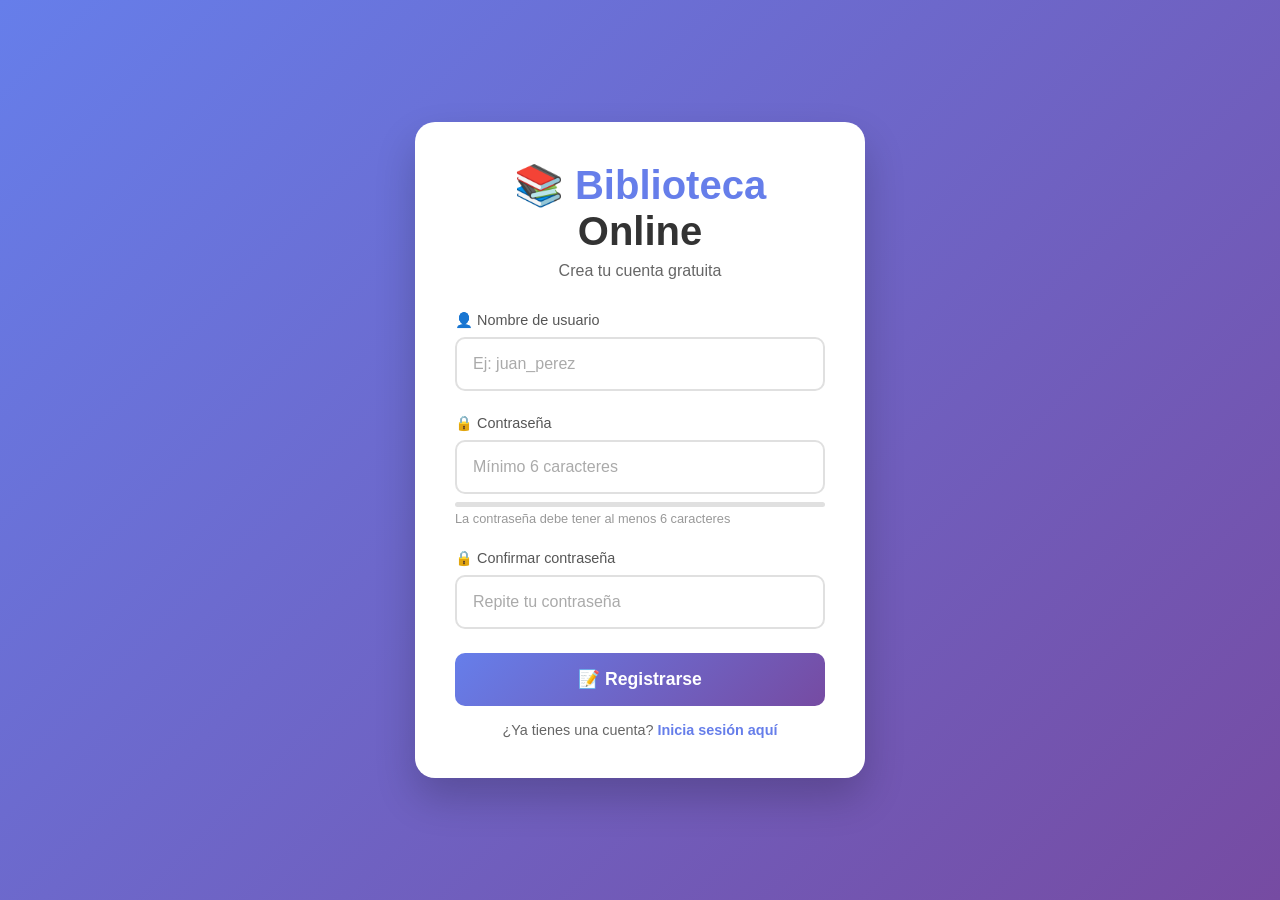
<file: src/main/resources/static/registro.html>
<!DOCTYPE html>
<html lang="es">
<head>
    <meta charset="UTF-8">
    <meta name="viewport" content="width=device-width, initial-scale=1.0">
    <title>Registro - Biblioteca Online</title>
    <link rel="stylesheet" href="css/styles.css">
    <style>
        * {
            margin: 0;
            padding: 0;
            box-sizing: border-box;
        }

        body {
            font-family: 'Segoe UI', Tahoma, Geneva, Verdana, sans-serif;
            background: linear-gradient(135deg, #667eea 0%, #764ba2 100%);
            min-height: 100vh;
            display: flex;
            justify-content: center;
            align-items: center;
        }

        .register-container {
            background: white;
            padding: 2.5rem;
            border-radius: 20px;
            box-shadow: 0 20px 40px rgba(0,0,0,0.2);
            width: 100%;
            max-width: 450px;
            margin: 1rem;
            animation: slideUp 0.5s ease;
        }

        @keyframes slideUp {
            from {
                opacity: 0;
                transform: translateY(30px);
            }
            to {
                opacity: 1;
                transform: translateY(0);
            }
        }

        .register-header {
            text-align: center;
            margin-bottom: 2rem;
        }

        .register-header h1 {
            color: #333;
            font-size: 2.5rem;
            margin-bottom: 0.5rem;
        }

        .register-header h1 span {
            color: #667eea;
        }

        .register-header p {
            color: #666;
            font-size: 1rem;
        }

        .input-group {
            margin-bottom: 1.5rem;
        }

        .input-group label {
            display: block;
            margin-bottom: 0.5rem;
            color: #555;
            font-weight: 500;
            font-size: 0.9rem;
        }

        .input-group input {
            width: 100%;
            padding: 1rem;
            border: 2px solid #e0e0e0;
            border-radius: 10px;
            font-size: 1rem;
            transition: all 0.3s ease;
            outline: none;
        }

        .input-group input:focus {
            border-color: #667eea;
            box-shadow: 0 0 0 3px rgba(102, 126, 234, 0.1);
        }

        .input-group input::placeholder {
            color: #aaa;
        }

        .btn-register {
            width: 100%;
            padding: 1rem;
            background: linear-gradient(135deg, #667eea 0%, #764ba2 100%);
            color: white;
            border: none;
            border-radius: 10px;
            font-size: 1.1rem;
            font-weight: 600;
            cursor: pointer;
            transition: all 0.3s ease;
            margin-bottom: 1rem;
        }

        .btn-register:hover {
            transform: translateY(-2px);
            box-shadow: 0 10px 20px rgba(102, 126, 234, 0.3);
        }

        .btn-register:active {
            transform: translateY(0);
        }

        .register-footer {
            text-align: center;
            color: #666;
            font-size: 0.9rem;
        }

        .register-footer a {
            color: #667eea;
            text-decoration: none;
            font-weight: 600;
        }

        .register-footer a:hover {
            text-decoration: underline;
        }

        /* Mensajes */
        .alert {
            padding: 1rem;
            border-radius: 8px;
            margin-bottom: 1rem;
            text-align: center;
            font-size: 0.9rem;
            display: none;
        }

        .alert.show {
            display: block;
            animation: shake 0.3s ease;
        }

        .alert-success {
            background-color: #d4edda;
            color: #155724;
            border-left: 4px solid #4CAF50;
        }

        .alert-error {
            background-color: #f8d7da;
            color: #721c24;
            border-left: 4px solid #ff4444;
        }

        @keyframes shake {
            0%, 100% { transform: translateX(0); }
            25% { transform: translateX(-5px); }
            75% { transform: translateX(5px); }
        }

        /* Password strength indicator */
        .password-strength {
            margin-top: 0.5rem;
            height: 5px;
            border-radius: 3px;
            background: #e0e0e0;
            overflow: hidden;
        }

        .strength-bar {
            height: 100%;
            width: 0;
            transition: all 0.3s ease;
        }

        .strength-weak {
            background: #ff4444;
            width: 33.33%;
        }

        .strength-medium {
            background: #ffbb33;
            width: 66.66%;
        }

        .strength-strong {
            background: #4CAF50;
            width: 100%;
        }

        .password-hint {
            font-size: 0.8rem;
            color: #999;
            margin-top: 0.3rem;
        }
    </style>
</head>
<body>
    <div class="register-container">
        <div class="register-header">
            <h1>📚 <span>Biblioteca</span> Online</h1>
            <p>Crea tu cuenta gratuita</p>
        </div>

        <div class="alert" id="alertMessage"></div>

        <form onsubmit="event.preventDefault(); registrarUsuario();">
            <div class="input-group">
                <label for="nombre">👤 Nombre de usuario</label>
                <input type="text" id="nombre" placeholder="Ej: juan_perez" required>
            </div>

            <div class="input-group">
                <label for="password">🔒 Contraseña</label>
                <input type="password" id="password" placeholder="Mínimo 6 caracteres" required onkeyup="checkPasswordStrength()">
                <div class="password-strength">
                    <div class="strength-bar" id="strengthBar"></div>
                </div>
                <div class="password-hint" id="passwordHint">La contraseña debe tener al menos 6 caracteres</div>
            </div>

            <div class="input-group">
                <label for="confirmPassword">🔒 Confirmar contraseña</label>
                <input type="password" id="confirmPassword" placeholder="Repite tu contraseña" required onkeyup="checkPasswordMatch()">
                <div class="password-hint" id="matchHint"></div>
            </div>

            <button type="submit" class="btn-register" id="registerBtn">
                📝 Registrarse
            </button>
        </form>

        <div class="register-footer">
            <p>¿Ya tienes una cuenta? <a href="index.html">Inicia sesión aquí</a></p>
        </div>
    </div>

    <script>
        const API = "http://localhost:8080";

        function checkPasswordStrength() {
            const password = document.getElementById('password').value;
            const strengthBar = document.getElementById('strengthBar');
            const hint = document.getElementById('passwordHint');
            
            // Remover clases anteriores
            strengthBar.className = 'strength-bar';
            
            if (password.length === 0) {
                strengthBar.style.width = '0';
                hint.innerHTML = 'La contraseña debe tener al menos 6 caracteres';
                return;
            }
            
            if (password.length < 6) {
                strengthBar.classList.add('strength-weak');
                hint.innerHTML = '❌ Contraseña demasiado corta';
            } else if (password.length < 10) {
                strengthBar.classList.add('strength-medium');
                hint.innerHTML = '⚠️ Contraseña media';
            } else {
                strengthBar.classList.add('strength-strong');
                hint.innerHTML = '✅ Contraseña fuerte';
            }
        }

        function checkPasswordMatch() {
            const password = document.getElementById('password').value;
            const confirm = document.getElementById('confirmPassword').value;
            const matchHint = document.getElementById('matchHint');
            
            if (confirm.length === 0) {
                matchHint.innerHTML = '';
                return;
            }
            
            if (password === confirm) {
                matchHint.innerHTML = '✅ Las contraseñas coinciden';
                matchHint.style.color = '#4CAF50';
            } else {
                matchHint.innerHTML = '❌ Las contraseñas no coinciden';
                matchHint.style.color = '#ff4444';
            }
        }

        function mostrarMensaje(mensaje, tipo) {
            const alert = document.getElementById('alertMessage');
            alert.textContent = mensaje;
            alert.className = 'alert show alert-' + tipo;
            
            // Ocultar después de 5 segundos
            setTimeout(() => {
                alert.classList.remove('show');
            }, 5000);
        }

        function registrarUsuario() {
            const nombre = document.getElementById('nombre').value;
            const password = document.getElementById('password').value;
            const confirmPassword = document.getElementById('confirmPassword').value;
            
            // Validaciones
            if (!nombre || !password || !confirmPassword) {
                mostrarMensaje('Todos los campos son obligatorios', 'error');
                return;
            }
            
            if (password.length < 6) {
                mostrarMensaje('La contraseña debe tener al menos 6 caracteres', 'error');
                return;
            }
            
            if (password !== confirmPassword) {
                mostrarMensaje('Las contraseñas no coinciden', 'error');
                return;
            }
            
            // Deshabilitar botón mientras se procesa
            const btn = document.getElementById('registerBtn');
            btn.disabled = true;
            btn.innerHTML = '⏳ Registrando...';
            
            const usuarioData = {
                nombre: nombre,
                password: password,
                tipo: 'usuario'
            };
            
            console.log('Enviando datos de registro:', usuarioData);
            
            fetch(API + "/usuarios/registro", {
                method: "POST",
                headers: {"Content-Type": "application/json"},
                body: JSON.stringify(usuarioData)
            })
            .then(async response => {
                const text = await response.text();
                console.log('Respuesta:', response.status, text);
                
                if (response.ok) {
                    return JSON.parse(text);
                } else {
                    throw new Error(text);
                }
            })
            .then(data => {
                console.log('Registro exitoso:', data);
                mostrarMensaje('✅ ¡Registro exitoso! Redirigiendo al login...', 'success');
                
                // Guardar datos temporalmente para autocompletar
                sessionStorage.setItem('nuevoUsuario', nombre);
                
                // Redirigir al login después de 2 segundos
                setTimeout(() => {
                    window.location.href = "index.html?registro=exitoso&usuario=" + encodeURIComponent(nombre);
                }, 2000);
            })
            .catch(error => {
                console.error('Error completo:', error);
                mostrarMensaje('❌ Error: ' + error.message, 'error');
                
                // Rehabilitar botón
                btn.disabled = false;
                btn.innerHTML = '📝 Registrarse';
            });
        }
    </script>
</body>
</html>
</file>
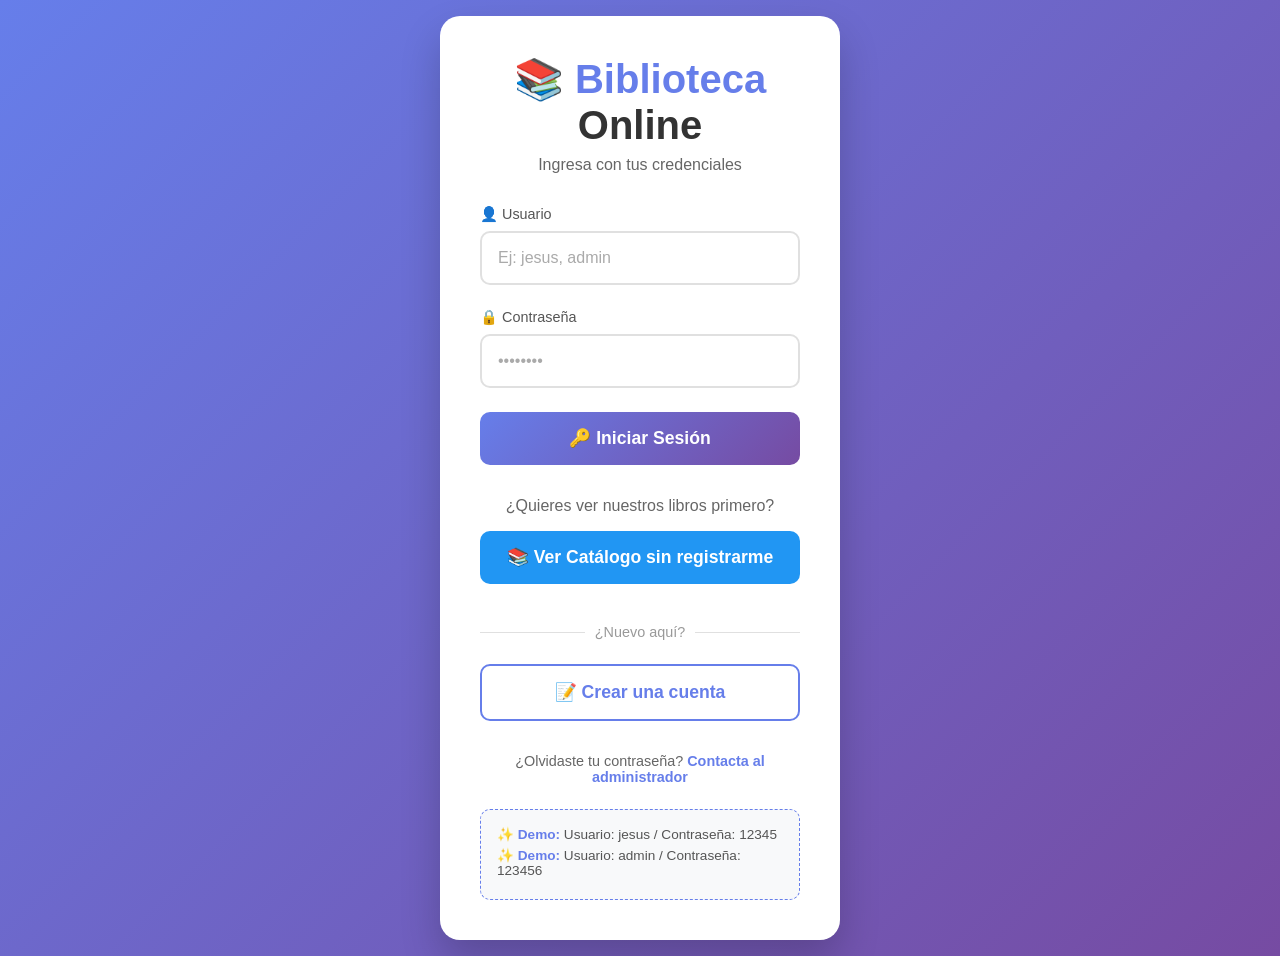
<file: src/main/resources/static/reservas.html>
<!DOCTYPE html>
<html lang="es">
<head>
    <meta charset="UTF-8">
    <meta name="viewport" content="width=device-width, initial-scale=1.0">
    <title>Reservas - Biblioteca Online</title>
    <link rel="stylesheet" href="css/styles.css">
    <style>
        * {
            margin: 0;
            padding: 0;
            box-sizing: border-box;
        }

        body {
            font-family: 'Segoe UI', Tahoma, Geneva, Verdana, sans-serif;
            background: linear-gradient(135deg, #667eea 0%, #764ba2 100%);
            min-height: 100vh;
        }

        /* Barra de navegación */
        .navbar {
            background-color: rgba(255, 255, 255, 0.95);
            padding: 1rem 2rem;
            box-shadow: 0 2px 10px rgba(0,0,0,0.1);
            position: sticky;
            top: 0;
            z-index: 1000;
            display: flex;
            justify-content: space-between;
            align-items: center;
            flex-wrap: wrap;
        }

        .nav-brand {
            font-size: 1.5rem;
            font-weight: bold;
            color: #667eea;
        }

        .nav-menu {
            display: flex;
            gap: 1rem;
            align-items: center;
            flex-wrap: wrap;
        }

        .nav-menu a {
            text-decoration: none;
            color: #333;
            padding: 0.5rem 1rem;
            border-radius: 5px;
            transition: all 0.3s ease;
            font-weight: 500;
        }

        .nav-menu a:hover {
            background-color: #667eea;
            color: white;
        }

        .nav-menu a.active {
            background-color: #667eea;
            color: white;
        }

        .user-info {
            color: #667eea;
            font-weight: 500;
            margin-right: 1rem;
            padding: 0.5rem 1rem;
            background-color: #f0f0ff;
            border-radius: 20px;
        }

        .logout-btn {
            background-color: #ff4444;
            color: white !important;
        }

        .logout-btn:hover {
            background-color: #cc0000 !important;
        }

        /* Contenedor principal */
        .container {
            max-width: 800px;
            margin: 2rem auto;
            padding: 0 1rem;
        }

        /* Tarjeta de reserva rápida */
        .reserva-card {
            background: white;
            padding: 2.5rem;
            border-radius: 20px;
            box-shadow: 0 20px 40px rgba(0,0,0,0.2);
            animation: slideUp 0.5s ease;
        }

        @keyframes slideUp {
            from {
                opacity: 0;
                transform: translateY(30px);
            }
            to {
                opacity: 1;
                transform: translateY(0);
            }
        }

        .reserva-header {
            text-align: center;
            margin-bottom: 2rem;
        }

        .reserva-header h1 {
            color: #333;
            font-size: 2.5rem;
            margin-bottom: 0.5rem;
        }

        .reserva-header h1 span {
            color: #667eea;
        }

        .reserva-header p {
            color: #666;
            font-size: 1.1rem;
        }

        .input-group {
            margin-bottom: 1.5rem;
        }

        .input-group label {
            display: block;
            margin-bottom: 0.5rem;
            color: #555;
            font-weight: 500;
            font-size: 0.9rem;
        }

        .input-group input {
            width: 100%;
            padding: 1rem;
            border: 2px solid #e0e0e0;
            border-radius: 10px;
            font-size: 1rem;
            transition: all 0.3s ease;
            outline: none;
        }

        .input-group input:focus {
            border-color: #667eea;
            box-shadow: 0 0 0 3px rgba(102, 126, 234, 0.1);
        }

        .input-group input[readonly] {
            background-color: #f8f9fa;
            cursor: not-allowed;
        }

        .btn-reservar {
            width: 100%;
            padding: 1rem;
            background: linear-gradient(135deg, #667eea 0%, #764ba2 100%);
            color: white;
            border: none;
            border-radius: 10px;
            font-size: 1.1rem;
            font-weight: 600;
            cursor: pointer;
            transition: all 0.3s ease;
            margin: 1rem 0;
        }

        .btn-reservar:hover {
            transform: translateY(-2px);
            box-shadow: 0 10px 20px rgba(102, 126, 234, 0.3);
        }

        .btn-reservar:active {
            transform: translateY(0);
        }

        .info-box {
            background-color: #f8f9fa;
            padding: 1.5rem;
            border-radius: 10px;
            margin-top: 1.5rem;
            border-left: 4px solid #667eea;
        }

        .info-box h3 {
            color: #333;
            margin-bottom: 1rem;
            font-size: 1.2rem;
        }

        .info-box ul {
            list-style: none;
            padding: 0;
        }

        .info-box li {
            color: #666;
            margin-bottom: 0.8rem;
            display: flex;
            align-items: center;
            gap: 0.5rem;
        }

        .info-box li:before {
            content: "📌";
            color: #667eea;
        }

        .libro-info {
            background-color: #e8f5e9;
            padding: 1rem;
            border-radius: 8px;
            margin: 1rem 0;
            border: 1px solid #4CAF50;
        }

        .libro-info p {
            margin: 0.3rem 0;
            color: #2e7d32;
        }

        /* Responsive */
        @media (max-width: 768px) {
            .navbar {
                flex-direction: column;
                gap: 1rem;
            }
            
            .nav-menu {
                justify-content: center;
            }
            
            .reserva-card {
                padding: 1.5rem;
            }
        }
    </style>
</head>
<body>
    <!-- Barra de navegación -->
    <div class="navbar">
        <div class="nav-brand">
            📚 Biblioteca Online
        </div>
        <div class="nav-menu">
            <span class="user-info" id="userName">Cargando...</span>
            <a href="buscar.html">🔍 Buscar</a>
            <a href="historial.html">📋 Historial</a>
            <a href="javascript:logout()" class="logout-btn">🚪 Salir</a>
        </div>
    </div>

    <!-- Contenedor principal -->
    <div class="container">
        <div class="reserva-card">
            <div class="reserva-header">
                <h1>📝 <span>Reserva</span> Rápida</h1>
                <p>Completa los datos para reservar un libro</p>
            </div>

            <!-- Información del usuario -->
            <div class="input-group">
                <label>👤 Usuario ID</label>
                <input type="text" id="usuarioIdDisplay" readonly>
            </div>

            <!-- Información del libro si viene por URL -->
            <div id="libroInfoContainer" style="display: none;">
                <div class="libro-info" id="libroInfo"></div>
            </div>

            <!-- Formulario de reserva -->
            <div class="input-group">
                <label>📖 ID del Libro</label>
                <input type="number" id="libroId" placeholder="Ej: 1, 2, 3..." required>
            </div>

            <button class="btn-reservar" onclick="reservarLibroDirecto()">
                📌 Confirmar Reserva
            </button>

            <!-- Información adicional -->
            <div class="info-box">
                <h3>📋 Reglas de reserva:</h3>
                <ul>
                    <li>Máximo 5 libros por usuario</li>
                    <li>No puedes reservar el mismo libro dos veces</li>
                    <li>Las reservas tienen una duración de 7 días</li>
                    <li>Puedes cancelar tus reservas desde el historial</li>
                </ul>
            </div>
        </div>
    </div>

    <!-- Footer -->
    <div style="text-align: center; padding: 2rem; color: white;">
        <p>© 2026 Biblioteca Online - Todos los derechos reservados</p>
    </div>

    <script src="js/app.js"></script>
    <script>
        document.addEventListener('DOMContentLoaded', function() {
            // Mostrar nombre de usuario
            let usuarioId = localStorage.getItem('usuarioId');
            let usuarioNombre = localStorage.getItem('usuarioNombre');
            
            if (!usuarioId) {
                alert("Debes iniciar sesión primero");
                window.location.href = "index.html";
                return;
            }
            
            document.getElementById('userName').innerText = `👋 ${usuarioNombre || 'Usuario'}`;
            document.getElementById('usuarioIdDisplay').value = usuarioId;
            
            // Verificar si viene un libro por URL
            const urlParams = new URLSearchParams(window.location.search);
            const libroId = urlParams.get('libroId');
            if (libroId) {
                document.getElementById('libroId').value = libroId;
                // Cargar información del libro
                fetch(API + "/libros/" + libroId)
                    .then(r => r.json())
                    .then(libro => {
                        const infoHtml = `
                            <p><strong>Título:</strong> ${libro.titulo}</p>
                            <p><strong>Autor:</strong> ${libro.autor}</p>
                            <p><strong>Disponible:</strong> ${libro.disponible ? '✅ Sí' : '❌ No'}</p>
                        `;
                        document.getElementById('libroInfo').innerHTML = infoHtml;
                        document.getElementById('libroInfoContainer').style.display = 'block';
                    })
                    .catch(err => console.error("Error cargando libro:", err));
            }
        });

        function reservarLibroDirecto() {
            let libroId = document.getElementById('libroId').value;
            if (!libroId) {
                alert("Por favor ingresa el ID del libro");
                return;
            }
            // Llamar a la función global de reserva
            window.reservarLibro(parseInt(libroId));
        }
    </script>
</body>
</html>
</file>
<file: src/main/resources/static/css/styles.css>
/* ===== RESET Y ESTILOS GLOBALES ===== */
* {
    margin: 0;
    padding: 0;
    box-sizing: border-box;
}

body {
    font-family: 'Segoe UI', Tahoma, Geneva, Verdana, sans-serif;
    background: linear-gradient(135deg, #667eea 0%, #764ba2 100%);
    min-height: 100vh;
    color: #333;
}

/* ===== BARRA DE NAVEGACIÓN ===== */
.navbar {
    background-color: rgba(255, 255, 255, 0.95);
    padding: 1rem 2rem;
    box-shadow: 0 2px 10px rgba(0,0,0,0.1);
    position: sticky;
    top: 0;
    z-index: 1000;
    display: flex;
    justify-content: space-between;
    align-items: center;
    flex-wrap: wrap;
    backdrop-filter: blur(10px);
}

.nav-brand {
    font-size: 1.5rem;
    font-weight: bold;
    color: #667eea;
    display: flex;
    align-items: center;
    gap: 0.5rem;
}

.nav-brand i {
    font-size: 1.8rem;
}

.nav-menu {
    display: flex;
    gap: 1rem;
    align-items: center;
    flex-wrap: wrap;
}

.nav-menu a {
    text-decoration: none;
    color: #333;
    padding: 0.5rem 1rem;
    border-radius: 5px;
    transition: all 0.3s ease;
    font-weight: 500;
    display: flex;
    align-items: center;
    gap: 0.3rem;
}

.nav-menu a:hover {
    background-color: #667eea;
    color: white;
    transform: translateY(-2px);
}

.nav-menu a.active {
    background-color: #667eea;
    color: white;
}

.user-info {
    color: #667eea;
    font-weight: 500;
    margin-right: 1rem;
    padding: 0.5rem 1rem;
    background-color: #f0f0ff;
    border-radius: 20px;
    display: flex;
    align-items: center;
    gap: 0.5rem;
    border: 1px solid #667eea;
}

.logout-btn {
    background-color: #ff4444;
    color: white !important;
}

.logout-btn:hover {
    background-color: #cc0000 !important;
}

/* ===== CONTENEDORES PRINCIPALES ===== */
.container {
    max-width: 1200px;
    margin: 2rem auto;
    padding: 0 1rem;
}

/* ===== TARJETAS ===== */
.card {
    background: white;
    padding: 2rem;
    border-radius: 15px;
    box-shadow: 0 4px 15px rgba(0,0,0,0.1);
    margin-bottom: 2rem;
    animation: slideUp 0.5s ease;
}

@keyframes slideUp {
    from {
        opacity: 0;
        transform: translateY(30px);
    }
    to {
        opacity: 1;
        transform: translateY(0);
    }
}

/* ===== TÍTULOS ===== */
h1 {
    color: #333;
    margin-bottom: 1rem;
    font-size: 2.5rem;
}

h1 span {
    color: #667eea;
}

h2 {
    color: #333;
    margin-bottom: 1rem;
    font-size: 2rem;
}

h3 {
    color: #333;
    margin-bottom: 1rem;
    font-size: 1.5rem;
    border-bottom: 2px solid #f0f0f0;
    padding-bottom: 0.5rem;
}

/* ===== FORMULARIOS ===== */
.input-group {
    margin-bottom: 1.5rem;
}

.input-group label {
    display: block;
    margin-bottom: 0.5rem;
    color: #555;
    font-weight: 500;
    font-size: 0.9rem;
}

.input-group input,
.input-group select,
.input-group textarea {
    width: 100%;
    padding: 1rem;
    border: 2px solid #e0e0e0;
    border-radius: 10px;
    font-size: 1rem;
    transition: all 0.3s ease;
    outline: none;
    font-family: inherit;
}

.input-group input:focus,
.input-group select:focus,
.input-group textarea:focus {
    border-color: #667eea;
    box-shadow: 0 0 0 3px rgba(102, 126, 234, 0.1);
}

.input-group input::placeholder {
    color: #aaa;
}

.input-group input[readonly] {
    background-color: #f8f9fa;
    cursor: not-allowed;
}

/* ===== BOTONES ===== */
.btn {
    padding: 1rem 2rem;
    border: none;
    border-radius: 10px;
    font-size: 1rem;
    font-weight: 600;
    cursor: pointer;
    transition: all 0.3s ease;
    display: inline-flex;
    align-items: center;
    gap: 0.5rem;
    justify-content: center;
}

.btn-primary {
    background: linear-gradient(135deg, #667eea 0%, #764ba2 100%);
    color: white;
}

.btn-primary:hover {
    transform: translateY(-2px);
    box-shadow: 0 10px 20px rgba(102, 126, 234, 0.3);
}

.btn-success {
    background-color: #4CAF50;
    color: white;
}

.btn-success:hover {
    background-color: #45a049;
    transform: translateY(-2px);
}

.btn-danger {
    background-color: #ff4444;
    color: white;
}

.btn-danger:hover {
    background-color: #cc0000;
    transform: translateY(-2px);
}

.btn:active {
    transform: translateY(0);
}

.btn:disabled {
    background-color: #cccccc;
    cursor: not-allowed;
    opacity: 0.7;
    transform: none;
}

/* ===== TARJETAS DE LIBROS ===== */
.libro-card {
    border: none;
    margin-bottom: 1.5rem;
    padding: 1.5rem;
    border-radius: 10px;
    background: linear-gradient(135deg, #f5f7fa 0%, #e9ecef 100%);
    transition: all 0.3s ease;
    display: flex;
    justify-content: space-between;
    align-items: center;
    flex-wrap: wrap;
    gap: 1rem;
}

.libro-card:hover {
    transform: translateY(-3px);
    box-shadow: 0 5px 20px rgba(0,0,0,0.15);
}

.libro-info {
    flex: 1;
}

.libro-info h4 {
    color: #2c3e50;
    margin-bottom: 0.5rem;
    font-size: 1.3rem;
}

.libro-info p {
    color: #666;
    margin-bottom: 0.3rem;
    display: flex;
    align-items: center;
    gap: 0.5rem;
}

/* ===== TARJETAS DE RESERVA ===== */
.reserva-card {
    border: none;
    margin-bottom: 1.5rem;
    padding: 1.5rem;
    border-radius: 10px;
    background: linear-gradient(135deg, #f5f7fa 0%, #e9ecef 100%);
    transition: all 0.3s ease;
    position: relative;
    overflow: hidden;
}

.reserva-card::before {
    content: '';
    position: absolute;
    top: 0;
    left: 0;
    width: 5px;
    height: 100%;
    background: #4CAF50;
}

.reserva-card:hover {
    transform: translateX(5px);
    box-shadow: 0 5px 20px rgba(0,0,0,0.15);
}

.reserva-content {
    display: flex;
    justify-content: space-between;
    align-items: center;
    flex-wrap: wrap;
    gap: 1rem;
}

.reserva-info {
    flex: 1;
}

.reserva-info h3 {
    color: #2c3e50;
    margin-bottom: 0.5rem;
    font-size: 1.3rem;
    border: none;
    padding: 0;
}

.reserva-info p {
    color: #666;
    margin-bottom: 0.3rem;
    display: flex;
    align-items: center;
    gap: 0.5rem;
}

/* ===== ESTADOS ===== */
.disponible {
    color: #4CAF50;
    font-weight: 600;
}

.no-disponible {
    color: #ff4444;
    font-weight: 600;
}

.estado-activa {
    display: inline-block;
    background-color: #4CAF50;
    color: white;
    padding: 0.3rem 1rem;
    border-radius: 20px;
    font-size: 0.9rem;
    font-weight: 500;
}

.estado-cancelada {
    display: inline-block;
    background-color: #ff4444;
    color: white;
    padding: 0.3rem 1rem;
    border-radius: 20px;
    font-size: 0.9rem;
    font-weight: 500;
}

/* ===== BUSCADOR ===== */
.search-box {
    display: flex;
    gap: 1rem;
    max-width: 600px;
    margin: 0 auto;
}

.search-box input {
    flex: 1;
    padding: 1rem 1.5rem;
    border: 2px solid #e0e0e0;
    border-radius: 10px;
    font-size: 1rem;
    transition: all 0.3s ease;
    outline: none;
}

.search-box input:focus {
    border-color: #667eea;
    box-shadow: 0 0 0 3px rgba(102, 126, 234, 0.1);
}

/* ===== FILTROS RÁPIDOS ===== */
.quick-filters {
    display: flex;
    gap: 1rem;
    justify-content: center;
    margin-top: 1.5rem;
    flex-wrap: wrap;
}

.filter-btn {
    padding: 0.5rem 1.5rem;
    background: white;
    border: 2px solid #667eea;
    color: #667eea;
    border-radius: 25px;
    cursor: pointer;
    font-weight: 500;
    transition: all 0.3s ease;
}

.filter-btn:hover {
    background: #667eea;
    color: white;
    transform: translateY(-2px);
}

/* ===== ESTADÍSTICAS ===== */
.stats-container {
    display: grid;
    grid-template-columns: repeat(auto-fit, minmax(200px, 1fr));
    gap: 1.5rem;
    margin-bottom: 2rem;
}

.stat-card {
    background: white;
    padding: 1.5rem;
    border-radius: 10px;
    box-shadow: 0 2px 10px rgba(0,0,0,0.05);
    text-align: center;
    transition: transform 0.3s ease;
}

.stat-card:hover {
    transform: translateY(-5px);
    box-shadow: 0 5px 20px rgba(0,0,0,0.1);
}

.stat-number {
    font-size: 2.5rem;
    font-weight: bold;
    color: #667eea;
    margin-bottom: 0.5rem;
}

.stat-label {
    color: #666;
    font-size: 1rem;
    text-transform: uppercase;
    letter-spacing: 1px;
}

/* ===== MENSAJES ===== */
.alert {
    padding: 1rem;
    border-radius: 8px;
    margin-bottom: 1rem;
    text-align: center;
    font-size: 0.9rem;
}

.alert-success {
    background-color: #d4edda;
    color: #155724;
    border-left: 4px solid #4CAF50;
}

.alert-error {
    background-color: #f8d7da;
    color: #721c24;
    border-left: 4px solid #ff4444;
}

.alert-info {
    background-color: #d1ecf1;
    color: #0c5460;
    border-left: 4px solid #17a2b8;
}

/* ===== LOADING SPINNER ===== */
.loading {
    text-align: center;
    padding: 3rem;
}

.spinner {
    border: 4px solid #f3f3f3;
    border-top: 4px solid #667eea;
    border-radius: 50%;
    width: 50px;
    height: 50px;
    animation: spin 1s linear infinite;
    margin: 0 auto 1rem;
}

@keyframes spin {
    0% { transform: rotate(0deg); }
    100% { transform: rotate(360deg); }
}

/* ===== MENSAJE SIN RESULTADOS ===== */
.no-results {
    text-align: center;
    padding: 3rem;
    color: #999;
}

.no-results i {
    font-size: 4rem;
    margin-bottom: 1rem;
    color: #ddd;
}

.no-results p {
    font-size: 1.2rem;
}

/* ===== FOOTER ===== */
.footer {
    text-align: center;
    padding: 2rem;
    color: white;
    margin-top: 2rem;
}

/* ===== RESPONSIVE ===== */
@media (max-width: 768px) {
    .navbar {
        flex-direction: column;
        gap: 1rem;
    }
    
    .nav-menu {
        justify-content: center;
    }
    
    .search-box {
        flex-direction: column;
    }
    
    .libro-card,
    .reserva-content {
        flex-direction: column;
        text-align: center;
    }
    
    .btn {
        width: 100%;
    }
    
    h1 {
        font-size: 2rem;
    }
    
    h2 {
        font-size: 1.5rem;
    }
    
    .stats-container {
        grid-template-columns: 1fr;
    }
}

/* ===== UTILIDADES ===== */
.text-center {
    text-align: center;
}

.mt-1 { margin-top: 0.5rem; }
.mt-2 { margin-top: 1rem; }
.mt-3 { margin-top: 1.5rem; }
.mt-4 { margin-top: 2rem; }

.mb-1 { margin-bottom: 0.5rem; }
.mb-2 { margin-bottom: 1rem; }
.mb-3 { margin-bottom: 1.5rem; }
.mb-4 { margin-bottom: 2rem; }

.p-1 { padding: 0.5rem; }
.p-2 { padding: 1rem; }
.p-3 { padding: 1.5rem; }
.p-4 { padding: 2rem; }

.hidden {
    display: none;
}

.visible {
    display: block;
}
</file>
